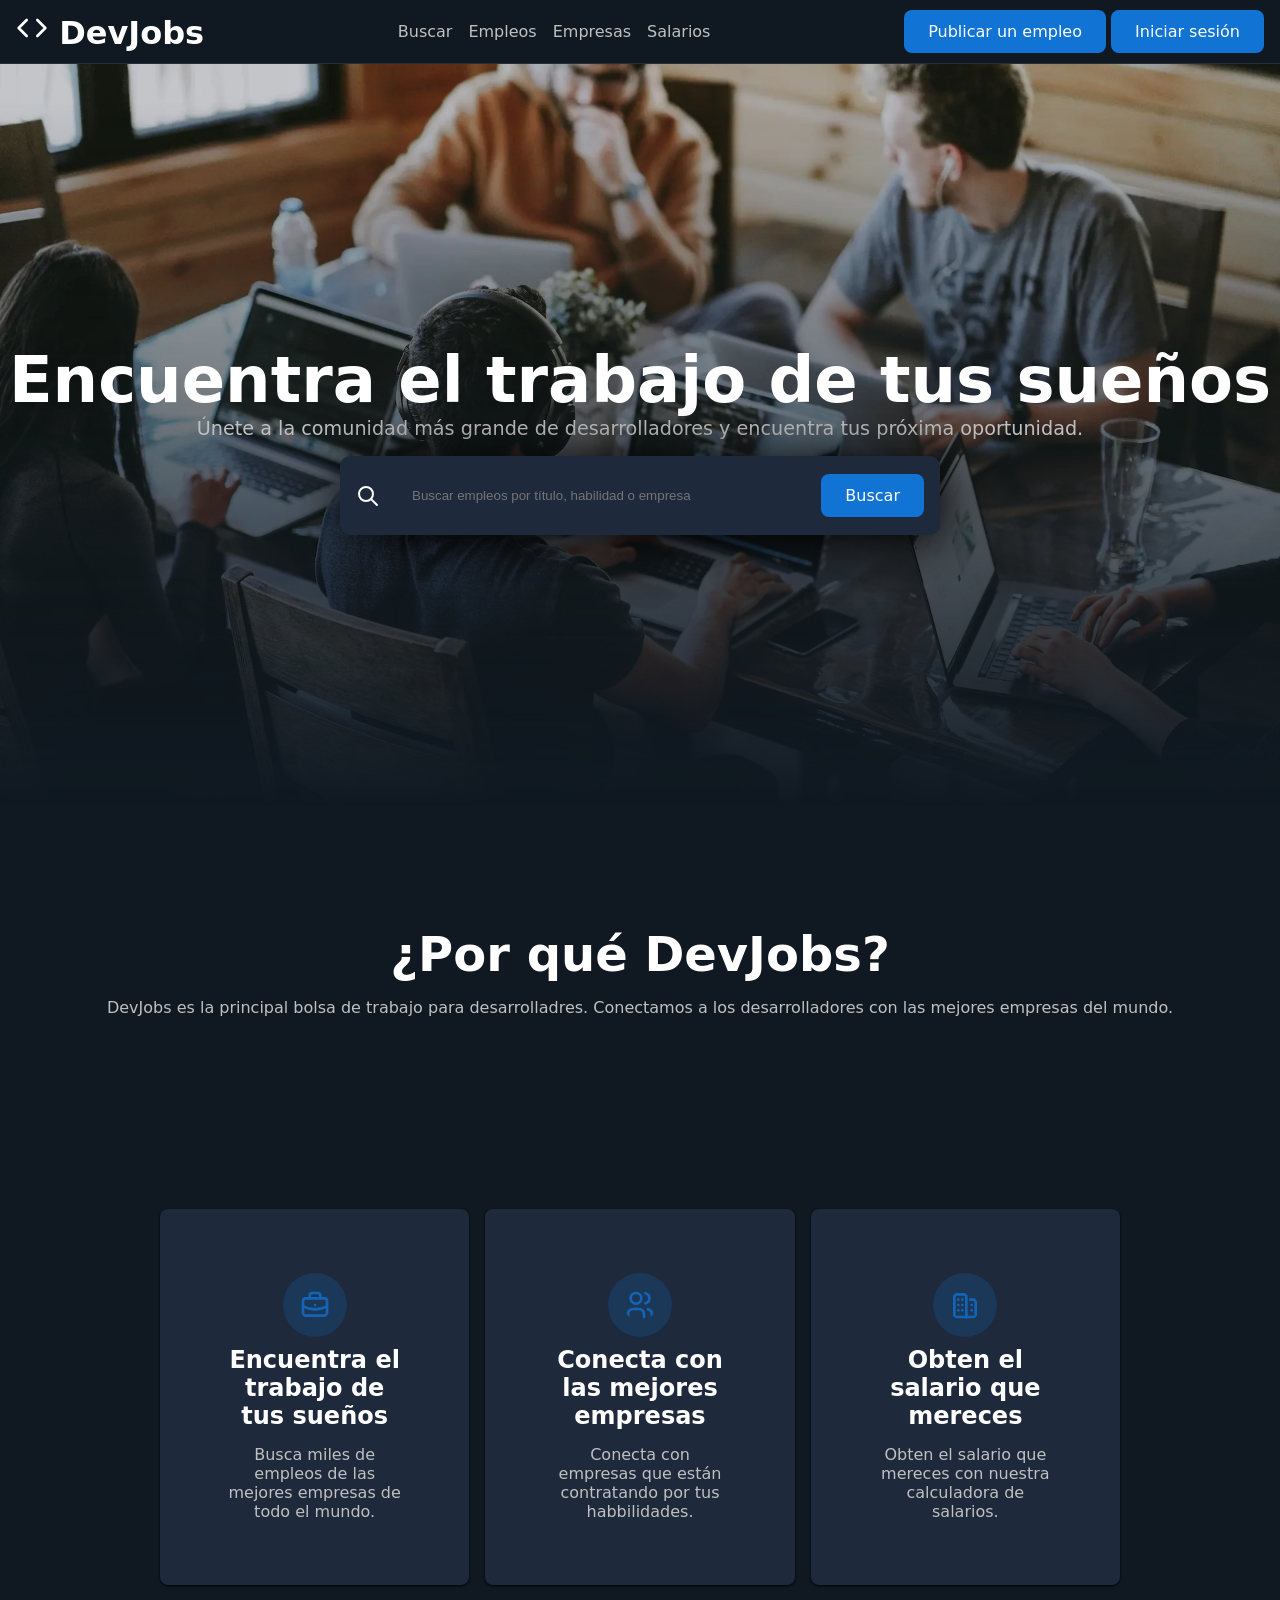
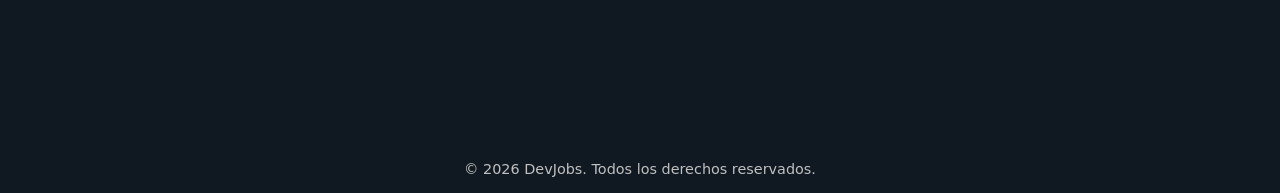
<file: index.html>
<!DOCTYPE html>
<html lang="es">

<head>
    <meta charset="UTF-8" />
    <link rel="stylesheet" href="styles.css" />
    <meta name="description" content="Portal de empleo para realizar tus sueños profesionales" />
    <title>Portal de empleo</title>
    <script type="module" src="script.js"></script>

</head>

<body>
    <header>
        <h1>
            <svg fill="none" stroke="currentColor" stroke-linecap="round" stroke-linejoin="round" stroke-width="2"
                viewBox="0 0 24 24" xmlns="http://www.w3.org/2000/svg">
                <polyline points="16 18 22 12 16 6"></polyline>
                <polyline points="8 6 2 12 8 18"></polyline>
            </svg>
            DevJobs
        </h1>
        <nav>
            <a href="jobs.html" target="_self" rel="noopener noreferrer">Buscar</a>
            <a href="#" target="_self" rel="noopener noreferrer">Empleos</a>
            <a href="#" target="_self" rel="noopener noreferrer">Empresas</a>
            <a href="#" target="_self" rel="noopener noreferrer">Salarios</a>

        </nav>

        <div>
            <button>Publicar un empleo</button>
            <button>Iniciar sesión</button>
        </div>

    </header>
    <main>
        <section class="hero">
            <img src="background.webp" />
            <h1>Encuentra el trabajo de tus sueños</h1>
            <p>Únete a la comunidad más grande de desarrolladores y encuentra tus próxima oportunidad.</p>

            <form>
                <svg xmlns="http://www.w3.org/2000/svg" width="24" height="24" viewBox="0 0 24 24" fill="none"
                    stroke="currentColor" stroke-width="2" stroke-linecap="round" stroke-linejoin="round"
                    class="icon icon-tabler icons-tabler-outline icon-tabler-search">
                    <path stroke="none" d="M0 0h24v24H0z" fill="none" />
                    <path d="M3 10a7 7 0 1 0 14 0a7 7 0 1 0 -14 0" />
                    <path d="M21 21l-6 -6" />
                </svg>
                <input type="text" placeholder="Buscar empleos por título, habilidad o empresa" />
                <button type="submit">Buscar</button>
            </form>

        </section>

        <section class="home_articles">
            <header>
                <h1>¿Por qué DevJobs?</h1>
                <p>DevJobs es la principal bolsa de trabajo para desarrolladres. Conectamos a los desarrolladores
                    con
                    las mejores empresas del mundo.</p>
            </header>
            <footer>
                <article>
                    <svg xmlns="http://www.w3.org/2000/svg" width="24" height="24" viewBox="0 0 24 24" fill="none"
                        stroke="currentColor" stroke-width="2" stroke-linecap="round" stroke-linejoin="round"
                        class="icon icon-tabler icons-tabler-outline icon-tabler-briefcase">
                        <path stroke="none" d="M0 0h24v24H0z" fill="none" />
                        <path d="M3 9a2 2 0 0 1 2 -2h14a2 2 0 0 1 2 2v9a2 2 0 0 1 -2 2h-14a2 2 0 0 1 -2 -2l0 -9" />
                        <path d="M8 7v-2a2 2 0 0 1 2 -2h4a2 2 0 0 1 2 2v2" />
                        <path d="M12 12l0 .01" />
                        <path d="M3 13a20 20 0 0 0 18 0" />
                    </svg>
                    <h3>Encuentra el trabajo de tus sueños</h3>
                    <p>Busca miles de empleos de las mejores empresas de todo el mundo.</p>
                </article>

                <article>
                    <svg xmlns="http://www.w3.org/2000/svg" width="24" height="24" viewBox="0 0 24 24" fill="none"
                        stroke="currentColor" stroke-width="2" stroke-linecap="round" stroke-linejoin="round"
                        class="icon icon-tabler icons-tabler-outline icon-tabler-users">
                        <path stroke="none" d="M0 0h24v24H0z" fill="none" />
                        <path d="M5 7a4 4 0 1 0 8 0a4 4 0 1 0 -8 0" />
                        <path d="M3 21v-2a4 4 0 0 1 4 -4h4a4 4 0 0 1 4 4v2" />
                        <path d="M16 3.13a4 4 0 0 1 0 7.75" />
                        <path d="M21 21v-2a4 4 0 0 0 -3 -3.85" />
                    </svg>
                    <h3>Conecta con las mejores empresas</h3>
                    <p>Conecta con empresas que están contratando por tus habbilidades.</p>
                </article>

                <article>
                    <svg xmlns="http://www.w3.org/2000/svg" width="24" height="24" viewBox="0 0 24 24" fill="none"
                        stroke="currentColor" stroke-width="2" stroke-linecap="round" stroke-linejoin="round"
                        class="icon icon-tabler icons-tabler-outline icon-tabler-buildings">
                        <path stroke="none" d="M0 0h24v24H0z" fill="none" />
                        <path d="M4 21v-15c0 -1 1 -2 2 -2h5c1 0 2 1 2 2v15" />
                        <path d="M16 8h2c1 0 2 1 2 2v11" />
                        <path d="M3 21h18" />
                        <path d="M10 12v.01" />
                        <path d="M10 16v.01" />
                        <path d="M10 8v.01" />
                        <path d="M7 12v.01" />
                        <path d="M7 16v.01" />
                        <path d="M7 8v.01" />
                        <path d="M17 12v.01" />
                        <path d="M17 16v.01" />
                    </svg>
                    <h3>Obten el salario que mereces</h3>
                    <p>Obten el salario que mereces con nuestra calculadora de salarios.</p>
                </article>
            </footer>

        </section>

    </main>
    <footer id="footer">
        <small>&copy; 2026 DevJobs. Todos los derechos reservados.</small>
    </footer>

</body>

</html>
</file>
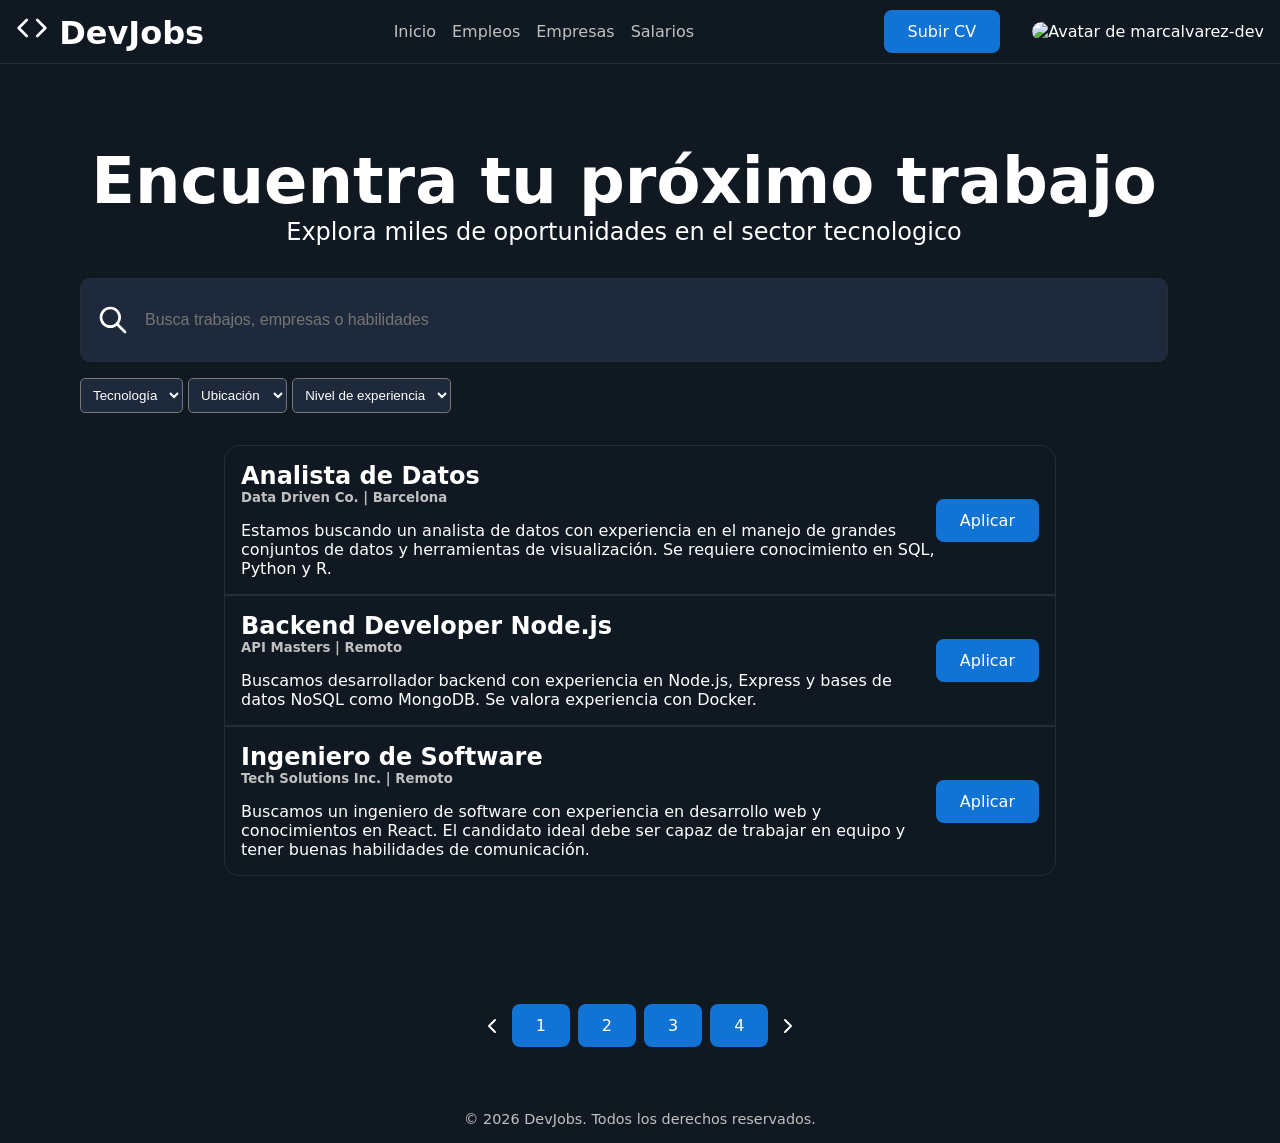
<file: jobs.html>
<!DOCTYPE html>
<html lang="es">

<head>
    <meta charset="UTF-8" />
    <link rel="stylesheet" href="styles.css" />
    <meta name="description" content="Listado con empleos" />
    <title>Empleos</title>
</head>
<script type="module" src="main.js"></script>

<body>
    <header>
        <h1>
            <svg fill="none" stroke="currentColor" stroke-linecap="round" stroke-linejoin="round" stroke-width="2"
                viewBox="0 0 24 24" xmlns="http://www.w3.org/2000/svg">
                <polyline points="16 18 22 12 16 6"></polyline>
                <polyline points="8 6 2 12 8 18"></polyline>
            </svg>
            DevJobs
        </h1>
        <nav>
            <a href="index.html" target="_self" rel="noopener noreferrer">Inicio</a>
            <a href="#" target="_self" rel="noopener noreferrer">Empleos</a>
            <a href="#" target="_self" rel="noopener noreferrer">Empresas</a>
            <a href="#" target="_self" rel="noopener noreferrer">Salarios</a>
        </nav>
        <div id="profile_img_container">
            <button>Subir CV</button>

            <devjobs-avatar service="github" username="marcalvarez-dev" size="32">

            </devjobs-avatar>

        </div>

    </header>
    <main>
        <section class="results">
            <header class="jobs-hero">
                <h1>Encuentra tu próximo trabajo</h1>
                <p>
                    Explora miles de oportunidades en el sector tecnologico
                </p>
                <form id="serch-job" role="search">
                    <div class="search-box">
                        <svg xmlns=" http://www.w3.org/2000/svg" width="24" height="24" viewBox="0 0 24 24" fill="none"
                            stroke="currentColor" stroke-width="2" stroke-linecap="round" stroke-linejoin="round"
                            class="icon icon-tabler icons-tabler-outline icon-tabler-search">
                            <path stroke="none" d="M0 0h24v24H0z" fill="none" />
                            <path d="M3 10a7 7 0 1 0 14 0a7 7 0 1 0 -14 0" />
                            <path d="M21 21l-6 -6" />
                        </svg>
                        <input id="searchbar" type="text" placeholder="Busca trabajos, empresas o habilidades" />
                    </div>
                    <div>
                        <select id="filter-technology" name="select">
                            <option value="value1">Tecnología</option>
                            <option value="js">JavaScript</option>
                            <option value="python">Python</option>
                            <option value="java">Java</option>
                            <option value="react">React</option>
                            <option value="node">Node.js</option>
                        </select>
                        <select id="filter-location" name="select">
                            <option value="value1">Ubicación</option>
                            <option value="remote">Remoto</option>
                            <option value="barcelona">Barcelona</option>
                            <option value="madrid">Madird</option>
                        </select>

                        <select name="select">
                            <option value="value1">Nivel de experiencia</option>
                        </select>
                    </div>
                </form>
            </header>
            <footer class="jobs-results">
                <h3>Resultados de busqueda</h3>
            </footer>
        </section>

    </main>

    <footer id="footer">
        <nav class="pagination">
            <svg xmlns="http://www.w3.org/2000/svg" width="24" height="24" viewBox="0 0 24 24" fill="none"
                stroke="currentColor" stroke-width="2" stroke-linecap="round" stroke-linejoin="round"
                class="icon icon-tabler icons-tabler-outline icon-tabler-chevron-left">
                <path stroke="none" d="M0 0h24v24H0z" fill="none" />
                <path d="M15 6l-6 6l6 6" />
            </svg>
            <svg xmlns="http://www.w3.org/2000/svg" width="24" height="24" viewBox="0 0 24 24" fill="none"
                stroke="currentColor" stroke-width="2" stroke-linecap="round" stroke-linejoin="round"
                class="icon icon-tabler icons-tabler-outline icon-tabler-chevron-right">
                <path stroke="none" d="M0 0h24v24H0z" fill="none" />
                <path d="M9 6l6 6l-6 6" />
            </svg>
        </nav>
    </footer>

</body>
<footer id="footer">
    <small>&copy; 2026 DevJobs. Todos los derechos reservados.</small>
</footer>

</html>
</file>
<file: styles.css>
* {
    margin: 0;
    padding: 0;
    box-sizing: border-box;
}

:root {
    --background: #101922;
    --primary-text: #ffffff;
    --secondary-text: #c0c0c0;
    --bg-article: #1E293B;
    --button: #1173D4;
    --hover: #0E253B;
    --muted: #242D3A;
}


body {
    font-family: system-ui;
    background-color: var(--background);
    color: var(--primary-text);
    min-height: 100vh;
    display: flex;
    flex-direction: column;

}



header {
    display: flex;
    flex-direction: row;
    justify-content: space-between;
    align-items: center;
    padding-left: 1rem;
    padding-right: 1rem;
    border-bottom: 1px solid var(--muted);
    min-height: 64px;

    svg {
        width: 2rem;
        height: 2rem;
    }


}

.jobs-hero {
    display: flex;
    flex-direction: column;
    align-items: center;
    justify-content: center;
    padding: 0rem 2rem 2rem 0rem;
    border: 0px;

    h1 {
        font-size: 4rem;
    }

    p {
        font-size: 1.5rem;
    }


}

.search-box {
    align-self: stretch;
    border: 1px solid var(--muted);
    border-radius: 10px;
    background: var(--bg-article);
    display: flex;
    align-items: center;
    justify-content: flex-start;
    margin-bottom: 1rem;
    margin-top: 2rem;
    padding: 1rem;
}

.search-box input {
    border: 0px;
    background: transparent;
    flex: 1;
    color: var(--secondary-text);
    font-size: 1rem;
}

.jobs-hero>div:nth-child(4) {
    display: flex;
    flex-direction: row;
    align-self: flex-start;

}

#serch-job {
    align-self: stretch;
    display: flex;
    flex-direction: column;
}

#serch-job>div:nth-child(2) {
    gap: 10px;

    select {
        border-radius: 5px;
        background: var(--bg-article);
        color: white;
        padding: 0.5rem;

    }
}



#footer {
    text-align: center;
    display: flex;
    flex-direction: row;
    align-items: center;
    justify-content: center;
    padding: 1rem;

    small {
        color: var(--secondary-text);
        font-size: 0.9rem;
    }
}

.pagination {
    display: flex;
    justify-content: center;
    gap: 0.5rem;
    margin-block: 2rem;

    a {
        display: flex;
        align-items: center;
        justify-content: center;
        width: 2.5rem;
        height: 2.5rem;
        text-decoration: none;
        color: var(--muted);
        border-radius: 0.5rem;
        transition: all .3s;

        &:hover,
        &:focus-visible {
            background-color: white;
        }

        &.is-active {
            background-color: var(--button);
            color: white;
            pointer-events: none;
        }

        &:active {
            transform: scale(0.90);
        }
    }
}

a {
    text-decoration: none;
    color: var(--secondary-text);


}


.home_articles article {
    padding: 4rem;
    border-radius: 0.5rem;
    box-shadow: 0px 1px 3px 0px rgba(0, 0, 0, 1);
    text-align: center;
    background: var(--bg-article);

    h3 {
        color: var(--primary-text);
        font-size: 1.5rem;
        margin-bottom: 15px;
    }

    p {
        color: var(--secondary-text);
        font-size: 1rem;

    }

    svg {
        width: 64px;
        height: 64px;
        border-radius: 100%;
        padding: 16px;
        background: #1B3859;
        color: #1464B5;
        margin-bottom: 5px;
    }
}







.hero {
    position: relative;
    width: 100%;
    min-height: 750px;

    display: flex;
    flex-direction: column;
    align-items: center;
    justify-content: center;

    text-align: center;

    img {
        position: absolute;
        top: 0;
        left: 0;
        width: 100%;
        height: 100%;
        z-index: -1;
        object-fit: cover;
        mask-image: linear-gradient(to bottom, rgba(16, 25, 34, 1) 5%, rgba(16, 25, 34, 0) 99%);

    }

    h1 {
        font-size: 4rem;

    }

    p {
        font-size: 1.2rem;
        color: var(--secondary-text)
    }

    form {
        width: 600px;
    }

    form {
        background: var(--bg-article);
        display: flex;
        flex-direction: row;
        justify-content: space-between;
        align-items: center;
        gap: 1rem;
        padding: 1rem;
        border-radius: 10px;
        margin-top: 1rem;

        box-shadow: 5px 5px 50px 0.5px black;
    }
}

form input {
    background: transparent;
    border: 0px;
    flex: 1;
    padding: 1rem 1rem;
}

form input[type="text"] {
    color: #64748b;

}

button {
    padding: 0.75rem 1.5rem;
    border-radius: 0.5rem;
    background-color: var(--button);
    color: white;
    border: none;
    cursor: pointer;
    transition: all 0.2s;
    font-family: inherit;
    font-size: 1rem;
    white-space: nowrap;

    &:hover,
    &:focus-visible {
        background-color: var(--hover);
        outline: 2px solid white;
        outline-offset: 2px;
    }

    &:active {
        transform: scale(0.90)
    }

    &:disabled {
        opacity: .5;
        pointer-events: none;
    }
}

main>section:nth-child(2) header {
    display: flex;
    flex-direction: column;
    justify-content: center;
    align-items: center;
    padding: 2rem;
    margin-top: 5rem;
    border: 0px;

    h1 {
        color: var(--primary-text);
        margin-bottom: 1rem;
        font-size: 3rem;

    }

    p {
        color: var(--secondary-text);
        text-align: center;
    }
}

main>section:nth-child(2) footer {

    display: grid;
    grid-template-columns: repeat(auto-fit, minmax(268px, 1fr));
    gap: 16px;
    padding: 10rem
}

header>div:nth-child(3) a {
    background: #242627;
    border-radius: 5px;
    padding: 5px;
    color: white;
    border: none;
    cursor: pointer;
    font-size: 1rem;
}

nav {
    display: flex;
    align-items: center;
    gap: 1rem;
}

.results {
    padding: 5rem;
}


.results footer h3 {
    margin-bottom: 2rem;
    font-size: 2rem;
}

.results footer article {
    margin: 0rem 9rem 0rem 9rem;
    padding: 1rem;
    border: 1px solid var(--muted);
    display: flex;
    flex-direction: row;

    p {
        margin-top: 1rem;
    }

    h5 {
        color: var(--secondary-text);
    }


}

.results footer article div:first-of-type {
    flex: 7;
}

.results footer article div:last-of-type {
    flex: 1;
    display: flex;
    flex-direction: column;
    align-items: center;
    justify-content: center;

}

.results footer article:first-of-type {
    border-top-left-radius: 15px;
    border-top-right-radius: 15px;

}

.results footer article:last-of-type {
    border-bottom-left-radius: 15px;
    border-bottom-right-radius: 15px;
}

#cv {
    width: 50px;
    width: 50px;
    border-radius: 50%;

}

#profile_img_container {
    display: flex;
    flex-direction: row;
    align-items: center;
    justify-content: center;
    gap: 2rem;
}

.button-apply {
    &.is-applied {
        background: red;
        pointer-events: none;
    }
}

.invisible {
    display: none !important;
}
</file>
